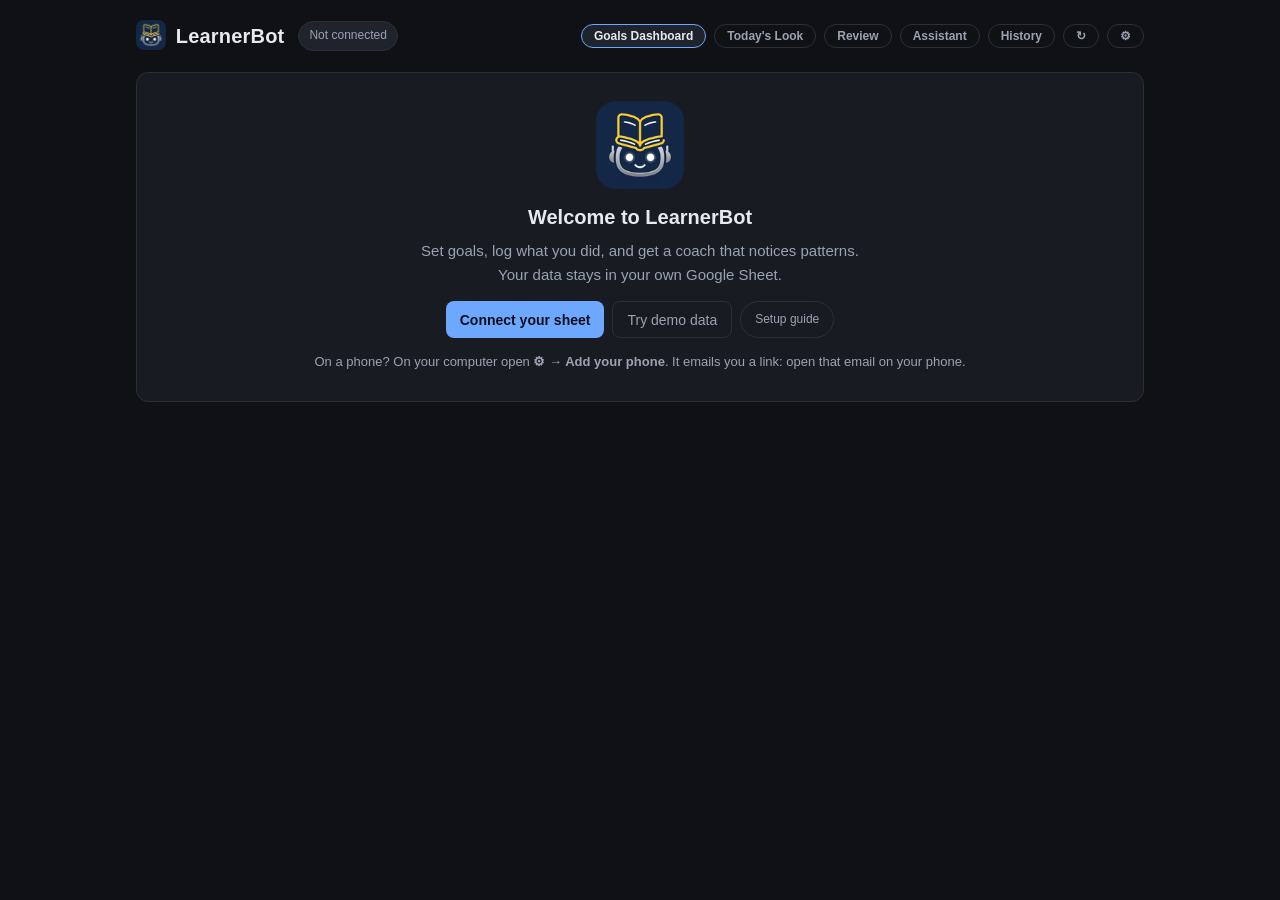
<file: index.html>
<!DOCTYPE html>
<html lang="en">
<head>
<meta charset="utf-8">
<meta name="viewport" content="width=device-width, initial-scale=1, viewport-fit=cover">
<meta name="color-scheme" content="dark">
<meta name="theme-color" content="#0f1115">
<meta name="description" content="LearnerBot: set goals, log what you did, and let an AI coach keep you on track. Your data stays in your own Google Sheet.">
<meta name="mobile-web-app-capable" content="yes">
<meta name="apple-mobile-web-app-capable" content="yes">
<meta name="apple-mobile-web-app-status-bar-style" content="black">
<meta name="apple-mobile-web-app-title" content="LearnerBot">
<meta property="og:type" content="website">
<meta property="og:title" content="LearnerBot">
<meta property="og:description" content="Set goals, log what you did, and let an AI coach keep you on track. Your data stays in your own Google Sheet.">
<meta property="og:image" content="https://optimusprimarch.github.io/learnerbot/icon-512.png">
<meta name="twitter:card" content="summary">
<link rel="manifest" href="manifest.webmanifest">
<link rel="icon" href="favicon.ico" sizes="16x16 32x32 48x48">
<link rel="icon" type="image/png" sizes="32x32" href="favicon-32.png">
<link rel="icon" type="image/png" sizes="16x16" href="favicon-16.png">
<link rel="icon" type="image/png" sizes="192x192" href="icon-192.png">
<link rel="apple-touch-icon" href="apple-touch-icon.png">
<title>LearnerBot</title>
<script src="js/look.js"></script>
<link rel="stylesheet" href="style.css">
</head>
<body>
<div class="wrap">
  <header>
    <div class="brand">
      <h1><img class="logo" src="logo-128.png" width="30" height="30" alt=""> LearnerBot</h1>
      <div class="chips">
        <span class="chip" id="statusChip" role="status">Starting…</span>
        <span class="chip demo" id="demoChip" hidden>Demo data</span>
        <span class="chip" id="streakChip" hidden></span>
        <span class="chip" id="weekChip" hidden></span>
      </div>
    </div>
    <nav class="tabs" aria-label="Views">
      <div class="views">
        <button class="nav-btn" id="navDash" data-act="view" data-view="dash">Goals Dashboard</button>
        <button class="nav-btn needs-new" id="navToday" data-act="view" data-view="today">Today's Look</button>
        <button class="nav-btn" id="navReview" data-act="view" data-view="review">Review</button>
        <button class="nav-btn" id="navAsst" data-act="view" data-view="asst">Assistant</button>
        <button class="nav-btn" id="navHist" data-act="view" data-view="history">History</button>
      </div>
      <div class="tools">
        <button class="nav-btn" data-act="refresh" title="Refresh" aria-label="Refresh">↻</button>
        <button class="nav-btn" data-act="settings" title="Settings" aria-label="Settings">⚙</button>
      </div>
    </nav>
  </header>

  <div id="notices"></div>
  <div id="mainGrid" class="grid"></div>
  <div id="todayView" class="grid" hidden></div>
  <div id="reviewView" hidden></div>
  <div id="asstView" hidden>
    <section class="card chat-card" aria-label="Chat">
      <div class="card-head"><label class="head">Talk to your goals dashboard</label>
        <button type="button" class="ghost run" data-act="newChat">New conversation</button></div>
      <div id="chatLog" aria-live="polite"></div>
      <form class="chat-form" id="chatForm">
        <input id="chatInput" type="text" placeholder="Say something…" autocomplete="off" aria-label="Message">
        <button type="submit" aria-label="Send">→</button>
      </form>
    </section>
    <div id="steerHost"></div>
  </div>
  <div id="histView" hidden></div>
</div>

<dialog id="settings">
  <div class="dlg">
    <div class="dlg-head">
      <h2>Settings</h2>
      <button type="button" class="ghost run dlg-close" data-act="closeSettings" aria-label="Close settings" autofocus>Close</button>
    </div>
    <details class="timings" id="connectBox">
      <summary>Connect your LearnerBot</summary>
      <p class="muted" style="font-size:14px">Your goals live in your own Google Sheet, and this page talks to it directly. Paste the two values from the sheet's <b>LearnerBot → Show connection info</b> menu. New here? Follow the <a href="setup.html">setup guide</a>.</p>
      <label class="head" for="cfgUrl">Web app URL</label>
      <input id="cfgUrl" type="url" placeholder="https://script.google.com/macros/s/…/exec" autocomplete="off" autocapitalize="off" spellcheck="false" data-enter="saveSettings">
      <div class="card-head" style="margin:14px 0 6px"><label class="head" for="cfgToken">Access token</label><button type="button" class="ghost run" id="tokenToggle" data-act="toggleToken">Show</button></div>
      <input id="cfgToken" type="password" autocomplete="off" autocapitalize="off" spellcheck="false" data-enter="saveSettings">
      <p id="cfgMsg" class="cfg-msg" role="alert"></p>
      <div class="row">
        <button type="button" data-act="saveSettings">Save &amp; test</button>
        <button type="button" class="ghost" data-act="useDemo">Try demo data</button>
        <button type="button" class="ghost" data-act="disconnect">Disconnect</button>
      </div>
    </details>
    <p id="versionLine" class="muted" style="font-size:13px;margin-top:12px" hidden></p>
    <details class="timings needs-new" id="voiceBox">
      <summary>Coach voice</summary>
      <p class="muted" id="voiceIntro" style="margin:6px 0 8px"></p>
      <div id="voicePresets" role="group" aria-label="Starting points"></div>
      <div id="myVoices" class="needs-new" role="group" aria-label="My voices"></div>
      <label class="head" for="voiceText" style="margin-top:12px">How should your coach sound?</label>
      <textarea id="voiceText" rows="4" maxlength="800" placeholder="Write it in your own words, like: Be blunt. Remind me when a deadline is close. A little humour is fine." spellcheck="true"></textarea>
      <div class="voice-foot"><span class="muted" id="voiceCount">0 / 800</span></div>
      <div class="voice-save needs-new">
        <input id="voiceName" type="text" maxlength="30" placeholder="Name it to keep it, e.g. Gym buddy" aria-label="Name for this voice" data-enter="saveMyVoice" autocomplete="off">
        <button type="button" class="ghost" data-act="saveMyVoice">Save to my voices</button>
      </div>
      <p id="voiceMsg" class="cfg-msg" role="status"></p>
      <div class="row">
        <button type="button" data-act="saveVoice">Save voice</button>
        <button type="button" class="ghost" data-act="clearVoice">Back to default</button>
      </div>
      <p class="muted needs-new" style="font-size:12px;margin-top:10px">Save to my voices keeps the text above in your sheet under that name, so it is there on every device. It does not change what your coach uses: pick a voice, then press Save voice.</p>
      <p class="muted" style="font-size:12px;margin-top:10px">Your words are given to the coach exactly as you write them. The voice changes how it talks, not what it knows, and it applies to the daily focus, weekly review and chat replies.</p>
    </details>
    <details class="timings" id="lookBox">
      <summary>Appearance</summary>
      <p class="muted" id="lookIntro" style="margin:6px 0 4px">Theme, accent color and font are saved in your sheet, so every device you connect looks the same. Text size stays on this device.</p>
      <div class="look-group"><label class="head" id="lookThemeLabel">Theme</label><div class="seg" id="lookTheme" role="group" aria-labelledby="lookThemeLabel"></div></div>
      <div class="look-group"><label class="head" id="lookSchemeLabel">Ready-made color schemes</label><div class="seg" id="lookScheme" role="group" aria-labelledby="lookSchemeLabel"></div></div>
      <div class="look-group" id="lookPrimaryGroup" hidden><label class="head" id="lookPrimaryLabel">Primary color (background)</label><div class="swatches" id="lookPrimary" role="group" aria-labelledby="lookPrimaryLabel"></div></div>
      <div class="look-group"><label class="head" id="lookAccentLabel">Accent color</label><div class="swatches" id="lookAccent" role="group" aria-labelledby="lookAccentLabel"></div></div>
      <div class="look-group"><label class="head" for="lookFont">Font</label><select id="lookFont"></select></div>
      <div class="look-group"><label class="head" id="lookSizeLabel">Text size (this device)</label><div class="seg" id="lookSize" role="group" aria-labelledby="lookSizeLabel"></div></div>
      <p id="lookMsg" class="cfg-msg" role="status"></p>
      <div class="row"><button type="button" class="ghost" data-act="lookReset">Back to defaults</button></div>
    </details>
    <details class="timings" id="phoneBox">
      <summary>Add your phone</summary>
      <p class="muted" id="phoneIntro" style="margin:6px 0 4px"></p>
      <div id="phoneMake">
        <div class="row"><button type="button" data-act="sendPhoneLink">Email me a connection link</button></div>
      </div>
      <p id="phoneMsg" class="cfg-msg" role="status"></p>
      <div id="phoneDevices">
        <div class="card-head" style="margin:12px 0 6px"><label class="head">Connected phones</label><button type="button" class="ghost run" data-act="loadDevices">Refresh</button></div>
        <div id="deviceList" class="muted"></div>
        <div class="row"><button type="button" class="ghost" data-act="revokeAll" id="revokeAllBtn" hidden>Disconnect all phones</button></div>
      </div>
    </details>
    <details class="timings" id="notifyBox">
      <summary>Email updates</summary>
      <p class="muted" id="notifyIntro" style="margin:6px 0 4px"></p>
      <div class="notify-row"><label><input type="checkbox" id="nDailyOn"> Daily focus</label>
        <select id="nDailyHour" aria-label="Daily focus time"></select></div>
      <div class="notify-row"><label><input type="checkbox" id="nWeeklyOn"> Weekly review</label>
        <select id="nWeeklyDay" aria-label="Weekly review day"></select>
        <select id="nWeeklyHour" aria-label="Weekly review time"></select></div>
      <div class="notify-row"><label><input type="checkbox" id="nNudgeOn"> Evening nudge if I haven't logged today</label>
        <select id="nNudgeHour" aria-label="Nudge time"></select></div>
      <p id="notifyMsg" class="cfg-msg" role="status"></p>
      <div class="row">
        <button type="button" data-act="saveNotify">Save email settings</button>
        <button type="button" class="ghost" data-act="testEmail">Send me a test email</button>
      </div>
    </details>
    <details class="timings needs-new" id="autoBox">
      <summary>Automatic refresh <span class="pill" id="autoPill" hidden></span></summary>
      <div id="autoBody"></div>
    </details>
    <details class="timings needs-new" id="housekeepBox">
      <summary>Housekeeping</summary>
      <p class="muted" style="margin:6px 0 8px">Removed things are hidden at once and deleted for good after a while, so your sheet stays light.</p>
      <label class="head" for="purgeDays">Keep removed items for</label>
      <select id="purgeDays" style="width:auto"><option value="14">14 days</option><option value="30">30 days</option></select>
      <p class="muted" style="font-size:12px;margin-top:6px">This covers removed log entries, goals and tasks. Completed goals are never deleted by this; they get a tidy-up review about every three months instead.</p>
      <p id="tidyLine" class="muted" style="margin-top:12px"></p>
      <div class="row"><button type="button" class="ghost" id="reviewNowBtn" data-act="reviewStart">Review completed goals</button></div>
      <p id="housekeepMsg" class="cfg-msg" role="status"></p>
    </details>
    <details class="timings" id="timingsBox">
      <summary>Speed and diagnostics</summary>
      <div id="timingsList" class="muted"></div>
      <button type="button" class="ghost run" data-act="copyTimings">Copy timings</button>
    </details>
  </div>
</dialog>

<dialog id="doneDlg" aria-labelledby="doneHead">
  <div class="dlg">
    <div class="dlg-head"><h2 id="doneHead">Nice work</h2></div>
    <p id="doneTask" class="done-task"></p>
    <label class="head" for="doneMins">How long did it take?</label>
    <div class="seg" id="donePresets" role="group" aria-label="Quick picks"></div>
    <select id="doneMins" style="margin-top:10px"></select>
    <p class="muted" style="font-size:13px;margin-top:8px">This is saved to your log, tagged from the goal if you linked one. You can skip the time.</p>
    <div class="row">
      <button type="button" data-act="doneSave">Save to log</button>
      <button type="button" class="ghost" data-act="doneCancel">Cancel</button>
    </div>
  </div>
</dialog>

<dialog id="lookDlg" aria-labelledby="lookHead">
  <div class="dlg">
    <div class="dlg-head"><h2 id="lookHead">Place on your day</h2></div>
    <p id="lookWhat" class="done-task"></p>
    <div id="lookPickBox">
      <label class="head" for="lookItem">What goes here?</label>
      <select id="lookItem"></select>
    </div>
    <div class="lk-fields">
      <div><label class="head" for="lookStart">Starts</label><select id="lookStart"></select></div>
      <div><label class="head" for="lookLen">Length</label><select id="lookLen"></select></div>
    </div>
    <div id="lookTagsBox">
      <label class="head" for="lookTags">Tags (optional)</label>
      <input id="lookTags" type="text" maxlength="60" list="lookTagList" autocomplete="off" placeholder="e.g. SQL, READING" data-enter="lookSave">
      <datalist id="lookTagList"></datalist>
      <div class="seg" id="lookTagChips" role="group" aria-label="Recent tags"></div>
      <p class="muted" style="font-size:12px;margin-top:6px">A focus block is for work or learning that is not already on your list or calendar. Tags let different blocks stand for different things. Blocks that cover exactly the same time merge into one.</p>
    </div>
    <p id="lookDlgMsg" class="cfg-msg" role="alert"></p>
    <div class="row">
      <button type="button" data-act="lookSave" id="lookSaveBtn">Place</button>
      <button type="button" class="ghost" data-act="lookDone" id="lookDoneBtn">Mark done</button>
      <button type="button" class="ghost" data-act="lookRemove" id="lookRemoveBtn">Take off the day</button>
      <button type="button" class="ghost" data-act="lookCancel">Cancel</button>
    </div>
  </div>
</dialog>

<div id="toasts">
  <div id="undo" role="status" hidden><span id="undoText"></span><button type="button" class="ghost run" id="undoBtn" data-act="undo">Undo</button></div>
  <div id="toast" role="status" aria-live="polite"></div>
</div>

<script src="js/mock.js"></script>
<script src="js/api.js"></script>
<script src="js/queue.js"></script>
<script src="js/voices.js"></script>
<script src="js/app.js"></script>
<script src="js/history.js"></script>
<script src="js/today.js"></script>
<script src="js/todayslook.js"></script>
</body>
</html>
</file>
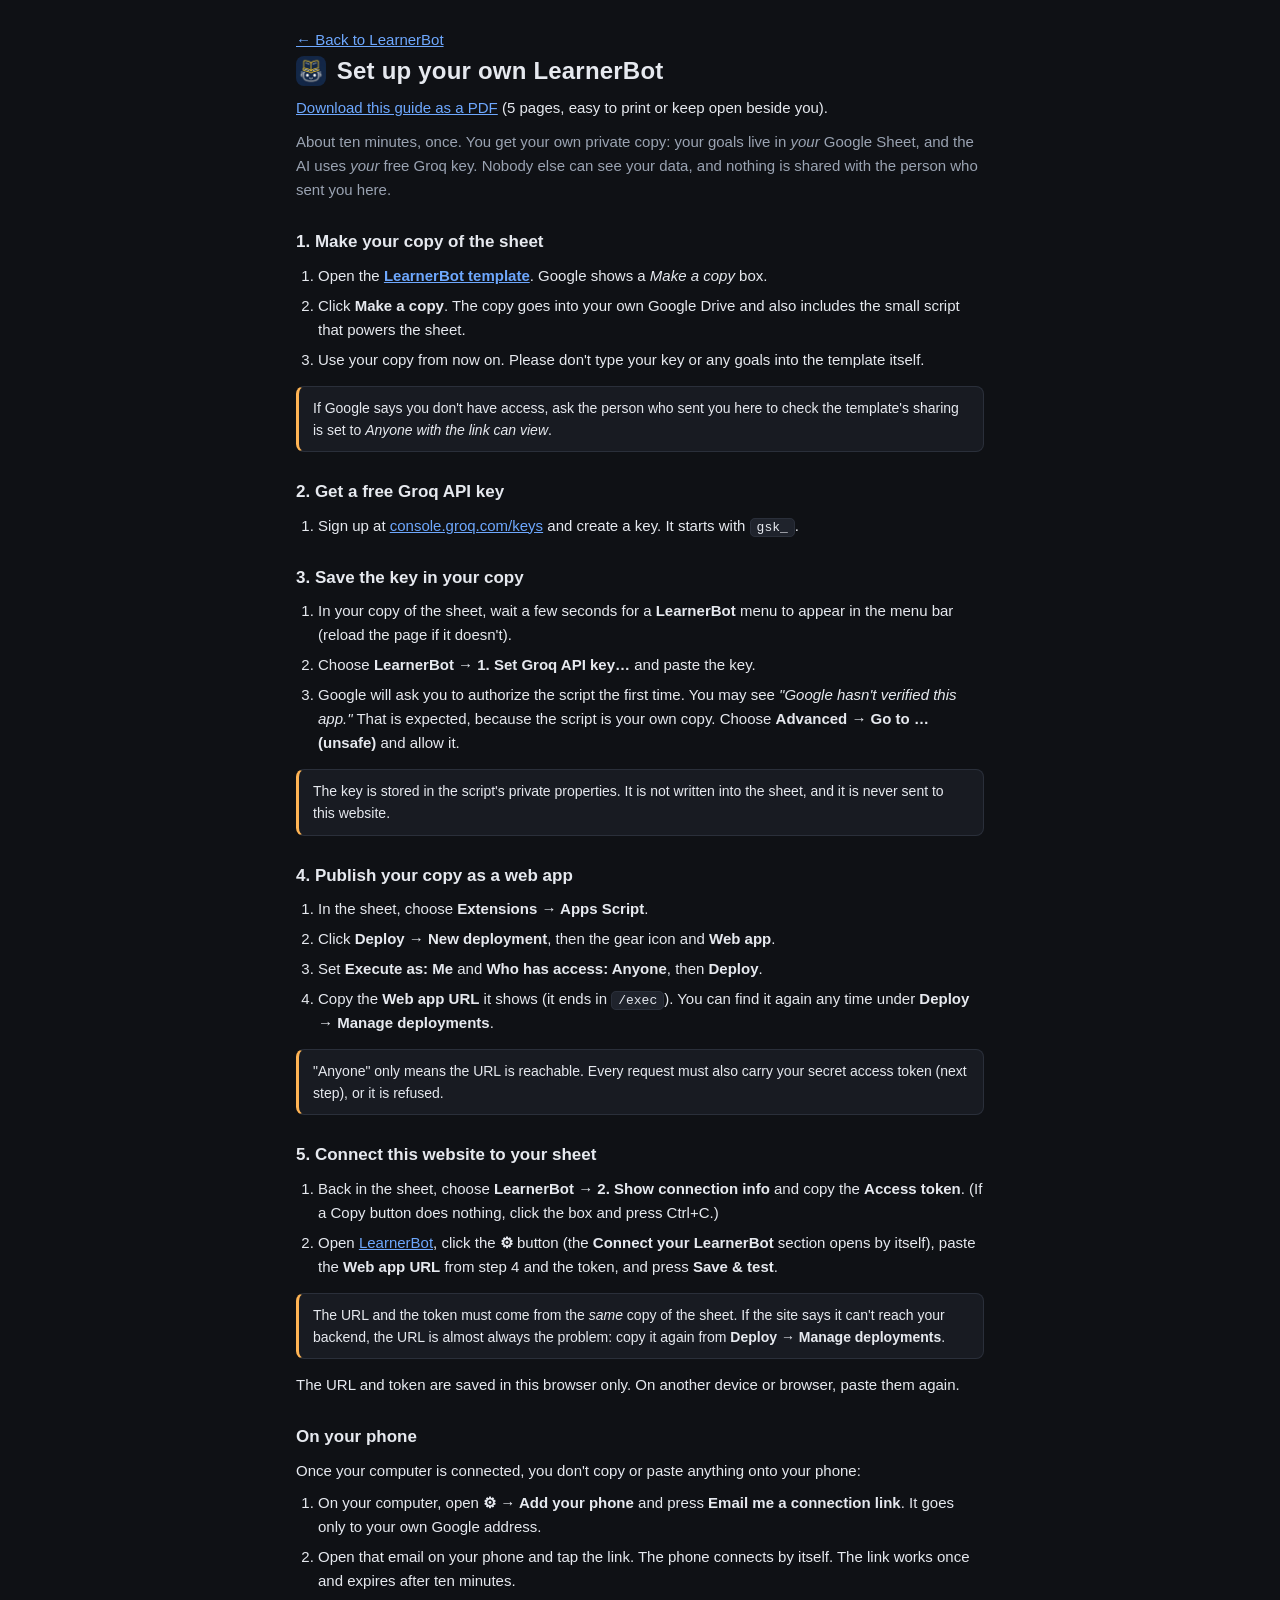
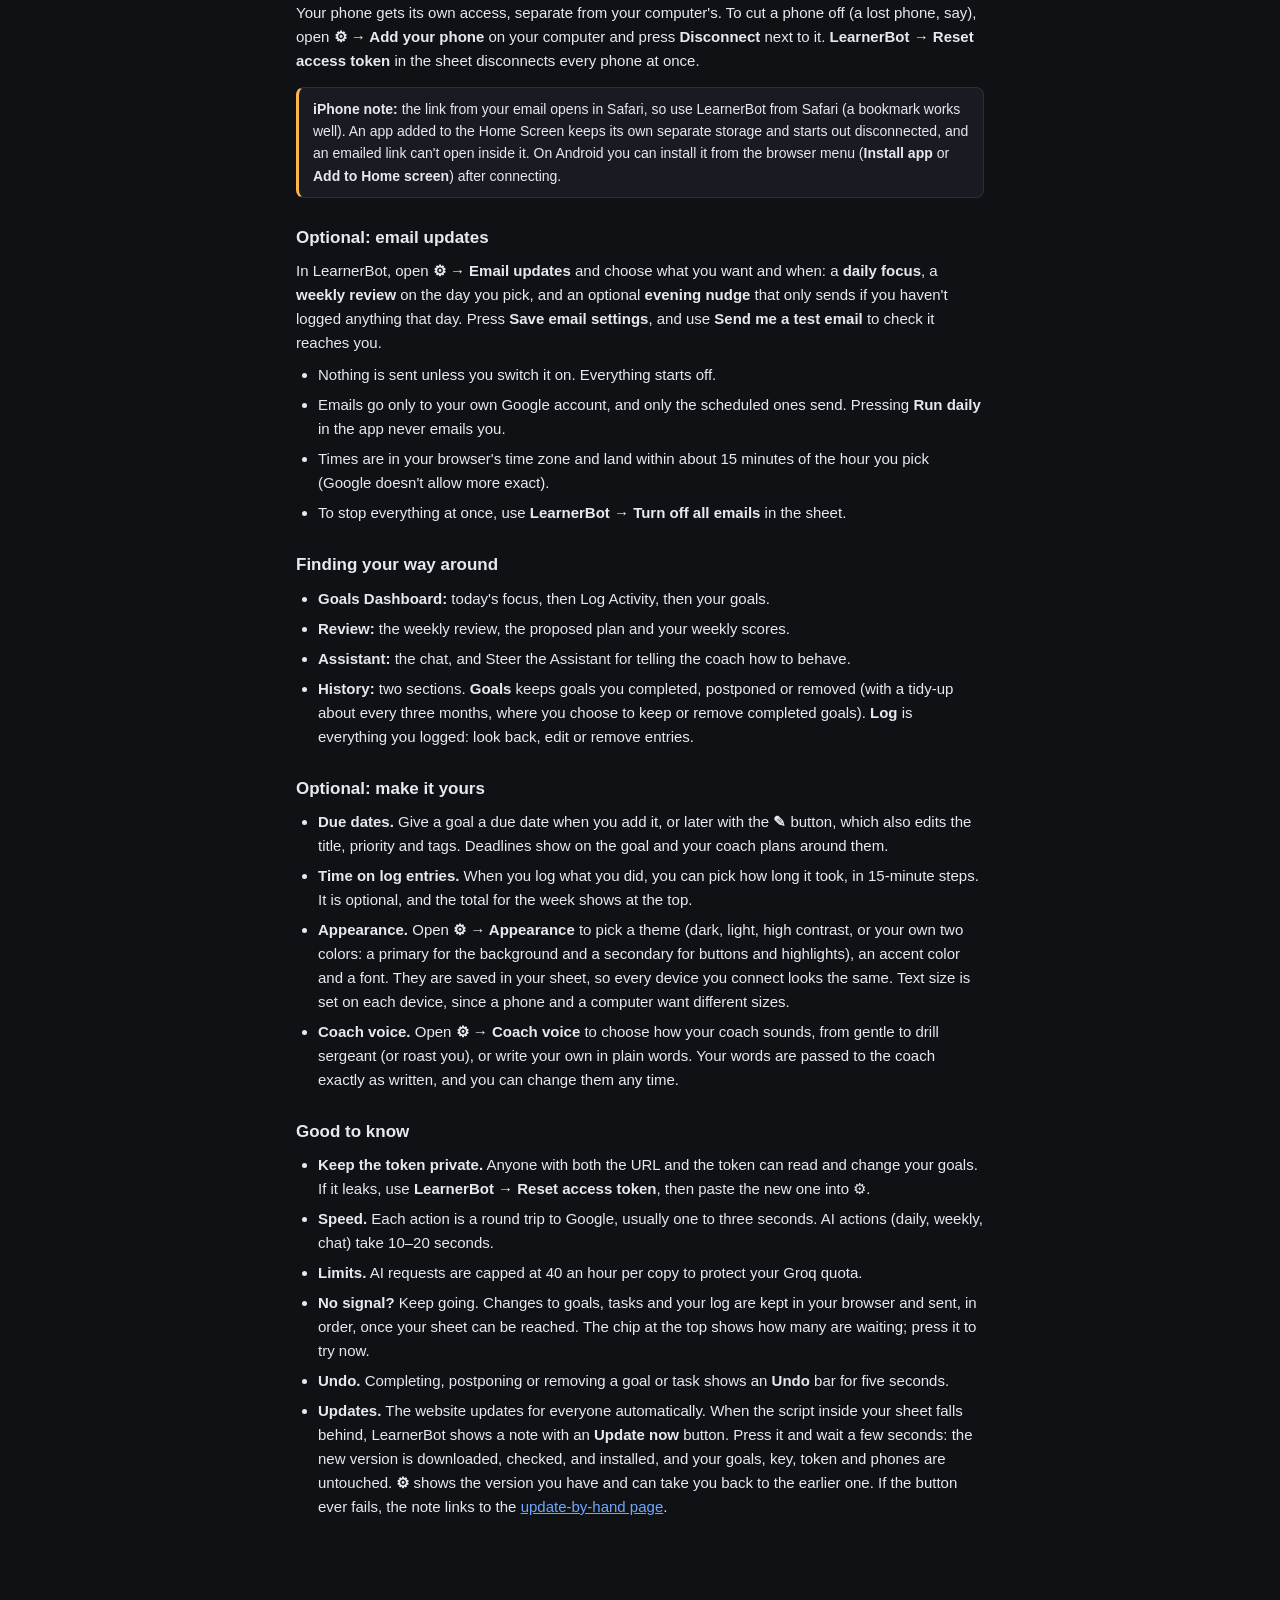
<file: setup.html>
<!DOCTYPE html>
<html lang="en">
<head>
<meta charset="utf-8">
<meta name="viewport" content="width=device-width, initial-scale=1, viewport-fit=cover">
<meta name="color-scheme" content="dark">
<meta name="theme-color" content="#0f1115">
<title>LearnerBot setup</title>
<script src="js/look.js"></script>
<link rel="icon" href="favicon.ico" sizes="16x16 32x32 48x48">
<link rel="icon" type="image/png" sizes="32x32" href="favicon-32.png">
<link rel="icon" type="image/png" sizes="16x16" href="favicon-16.png">
<link rel="icon" type="image/png" sizes="192x192" href="icon-192.png">
<link rel="apple-touch-icon" href="apple-touch-icon.png">
<link rel="stylesheet" href="style.css">
</head>
<body>
<main class="page-wrap">
  <p><a href="./">← Back to LearnerBot</a></p>
  <h1><img class="logo" src="logo-128.png" width="30" height="30" alt=""> Set up your own LearnerBot</h1>
  <p class="small" style="margin:0 0 10px"><a href="LearnerBot-Setup-Guide.pdf">Download this guide as a PDF</a> (5 pages, easy to print or keep open beside you).</p>
  <p class="muted">About ten minutes, once. You get your own private copy: your goals live in <em>your</em> Google Sheet, and the AI uses <em>your</em> free Groq key. Nobody else can see your data, and nothing is shared with the person who sent you here.</p>

  <h2>1. Make your copy of the sheet</h2>
  <ol>
    <li>Open the <a href="https://docs.google.com/spreadsheets/d/1m1vy7L19w-Dmt8s2Wd-h3tM8gdfzpk-0Dqm-E_t3DpY/copy" target="_blank" rel="noopener"><b>LearnerBot template</b></a>. Google shows a <em>Make a copy</em> box.</li>
    <li>Click <b>Make a copy</b>. The copy goes into your own Google Drive and also includes the small script that powers the sheet.</li>
    <li>Use your copy from now on. Please don't type your key or any goals into the template itself.</li>
  </ol>
  <p class="note">If Google says you don't have access, ask the person who sent you here to check the template's sharing is set to <em>Anyone with the link can view</em>.</p>

  <h2>2. Get a free Groq API key</h2>
  <ol>
    <li>Sign up at <a href="https://console.groq.com/keys" target="_blank" rel="noopener">console.groq.com/keys</a> and create a key. It starts with <code>gsk_</code>.</li>
  </ol>

  <h2>3. Save the key in your copy</h2>
  <ol>
    <li>In your copy of the sheet, wait a few seconds for a <b>LearnerBot</b> menu to appear in the menu bar (reload the page if it doesn't).</li>
    <li>Choose <b>LearnerBot → 1. Set Groq API key…</b> and paste the key.</li>
    <li>Google will ask you to authorize the script the first time. You may see <em>"Google hasn't verified this app."</em> That is expected, because the script is your own copy. Choose <b>Advanced → Go to … (unsafe)</b> and allow it.</li>
  </ol>
  <p class="note">The key is stored in the script's private properties. It is not written into the sheet, and it is never sent to this website.</p>

  <h2>4. Publish your copy as a web app</h2>
  <ol>
    <li>In the sheet, choose <b>Extensions → Apps Script</b>.</li>
    <li>Click <b>Deploy → New deployment</b>, then the gear icon and <b>Web app</b>.</li>
    <li>Set <b>Execute as: Me</b> and <b>Who has access: Anyone</b>, then <b>Deploy</b>.</li>
    <li>Copy the <b>Web app URL</b> it shows (it ends in <code>/exec</code>). You can find it again any time under <b>Deploy → Manage deployments</b>.</li>
  </ol>
  <p class="note">"Anyone" only means the URL is reachable. Every request must also carry your secret access token (next step), or it is refused.</p>

  <h2>5. Connect this website to your sheet</h2>
  <ol>
    <li>Back in the sheet, choose <b>LearnerBot → 2. Show connection info</b> and copy the <b>Access token</b>. (If a Copy button does nothing, click the box and press Ctrl+C.)</li>
    <li>Open <a href="./">LearnerBot</a>, click the <b>⚙</b> button (the <b>Connect your LearnerBot</b> section opens by itself), paste the <b>Web app URL</b> from step 4 and the token, and press <b>Save &amp; test</b>.</li>
  </ol>
  <p class="note">The URL and the token must come from the <em>same</em> copy of the sheet. If the site says it can't reach your backend, the URL is almost always the problem: copy it again from <b>Deploy → Manage deployments</b>.</p>
  <p>The URL and token are saved in this browser only. On another device or browser, paste them again.</p>

  <h2>On your phone</h2>
  <p>Once your computer is connected, you don't copy or paste anything onto your phone:</p>
  <ol>
    <li>On your computer, open <b>⚙ → Add your phone</b> and press <b>Email me a connection link</b>. It goes only to your own Google address.</li>
    <li>Open that email on your phone and tap the link. The phone connects by itself. The link works once and expires after ten minutes.</li>
  </ol>
  <p>Your phone gets its own access, separate from your computer's. To cut a phone off (a lost phone, say), open <b>⚙ → Add your phone</b> on your computer and press <b>Disconnect</b> next to it. <b>LearnerBot → Reset access token</b> in the sheet disconnects every phone at once.</p>
  <p class="note"><b>iPhone note:</b> the link from your email opens in Safari, so use LearnerBot from Safari (a bookmark works well). An app added to the Home Screen keeps its own separate storage and starts out disconnected, and an emailed link can't open inside it. On Android you can install it from the browser menu (<b>Install app</b> or <b>Add to Home screen</b>) after connecting.</p>

  <h2>Optional: email updates</h2>
  <p>In LearnerBot, open <b>⚙ → Email updates</b> and choose what you want and when: a <b>daily focus</b>, a <b>weekly review</b> on the day you pick, and an optional <b>evening nudge</b> that only sends if you haven't logged anything that day. Press <b>Save email settings</b>, and use <b>Send me a test email</b> to check it reaches you.</p>
  <ul>
    <li>Nothing is sent unless you switch it on. Everything starts off.</li>
    <li>Emails go only to your own Google account, and only the scheduled ones send. Pressing <b>Run daily</b> in the app never emails you.</li>
    <li>Times are in your browser's time zone and land within about 15 minutes of the hour you pick (Google doesn't allow more exact).</li>
    <li>To stop everything at once, use <b>LearnerBot → Turn off all emails</b> in the sheet.</li>
  </ul>

  <h2>Finding your way around</h2>
  <ul>
    <li><b>Goals Dashboard:</b> today's focus, then Log Activity, then your goals.</li>
    <li><b>Review:</b> the weekly review, the proposed plan and your weekly scores.</li>
    <li><b>Assistant:</b> the chat, and Steer the Assistant for telling the coach how to behave.</li>
    <li><b>History:</b> two sections. <b>Goals</b> keeps goals you completed, postponed or removed (with a tidy-up about every three months, where you choose to keep or remove completed goals). <b>Log</b> is everything you logged: look back, edit or remove entries.</li>
  </ul>

  <h2>Optional: make it yours</h2>
  <ul>
    <li><b>Due dates.</b> Give a goal a due date when you add it, or later with the <b>✎</b> button, which also edits the title, priority and tags. Deadlines show on the goal and your coach plans around them.</li>
    <li><b>Time on log entries.</b> When you log what you did, you can pick how long it took, in 15-minute steps. It is optional, and the total for the week shows at the top.</li>
    <li><b>Appearance.</b> Open <b>⚙ → Appearance</b> to pick a theme (dark, light, high contrast, or your own two colors: a primary for the background and a secondary for buttons and highlights), an accent color and a font. They are saved in your sheet, so every device you connect looks the same. Text size is set on each device, since a phone and a computer want different sizes.</li>
    <li><b>Coach voice.</b> Open <b>⚙ → Coach voice</b> to choose how your coach sounds, from gentle to drill sergeant (or roast you), or write your own in plain words. Your words are passed to the coach exactly as written, and you can change them any time.</li>
  </ul>

  <h2>Good to know</h2>
  <ul>
    <li><b>Keep the token private.</b> Anyone with both the URL and the token can read and change your goals. If it leaks, use <b>LearnerBot → Reset access token</b>, then paste the new one into ⚙.</li>
    <li><b>Speed.</b> Each action is a round trip to Google, usually one to three seconds. AI actions (daily, weekly, chat) take 10–20 seconds.</li>
    <li><b>Limits.</b> AI requests are capped at 40 an hour per copy to protect your Groq quota.</li>
    <li><b>No signal?</b> Keep going. Changes to goals, tasks and your log are kept in your browser and sent, in order, once your sheet can be reached. The chip at the top shows how many are waiting; press it to try now.</li>
    <li><b>Undo.</b> Completing, postponing or removing a goal or task shows an <b>Undo</b> bar for five seconds.</li>
    <li><b>Updates.</b> The website updates for everyone automatically. When the script inside your sheet falls behind, LearnerBot shows a note with an <b>Update now</b> button. Press it and wait a few seconds: the new version is downloaded, checked, and installed, and your goals, key, token and phones are untouched. <b>⚙</b> shows the version you have and can take you back to the earlier one. If the button ever fails, the note links to the <a href="update.html">update-by-hand page</a>.</li>
  </ul>
</main>
</body>
</html>
</file>
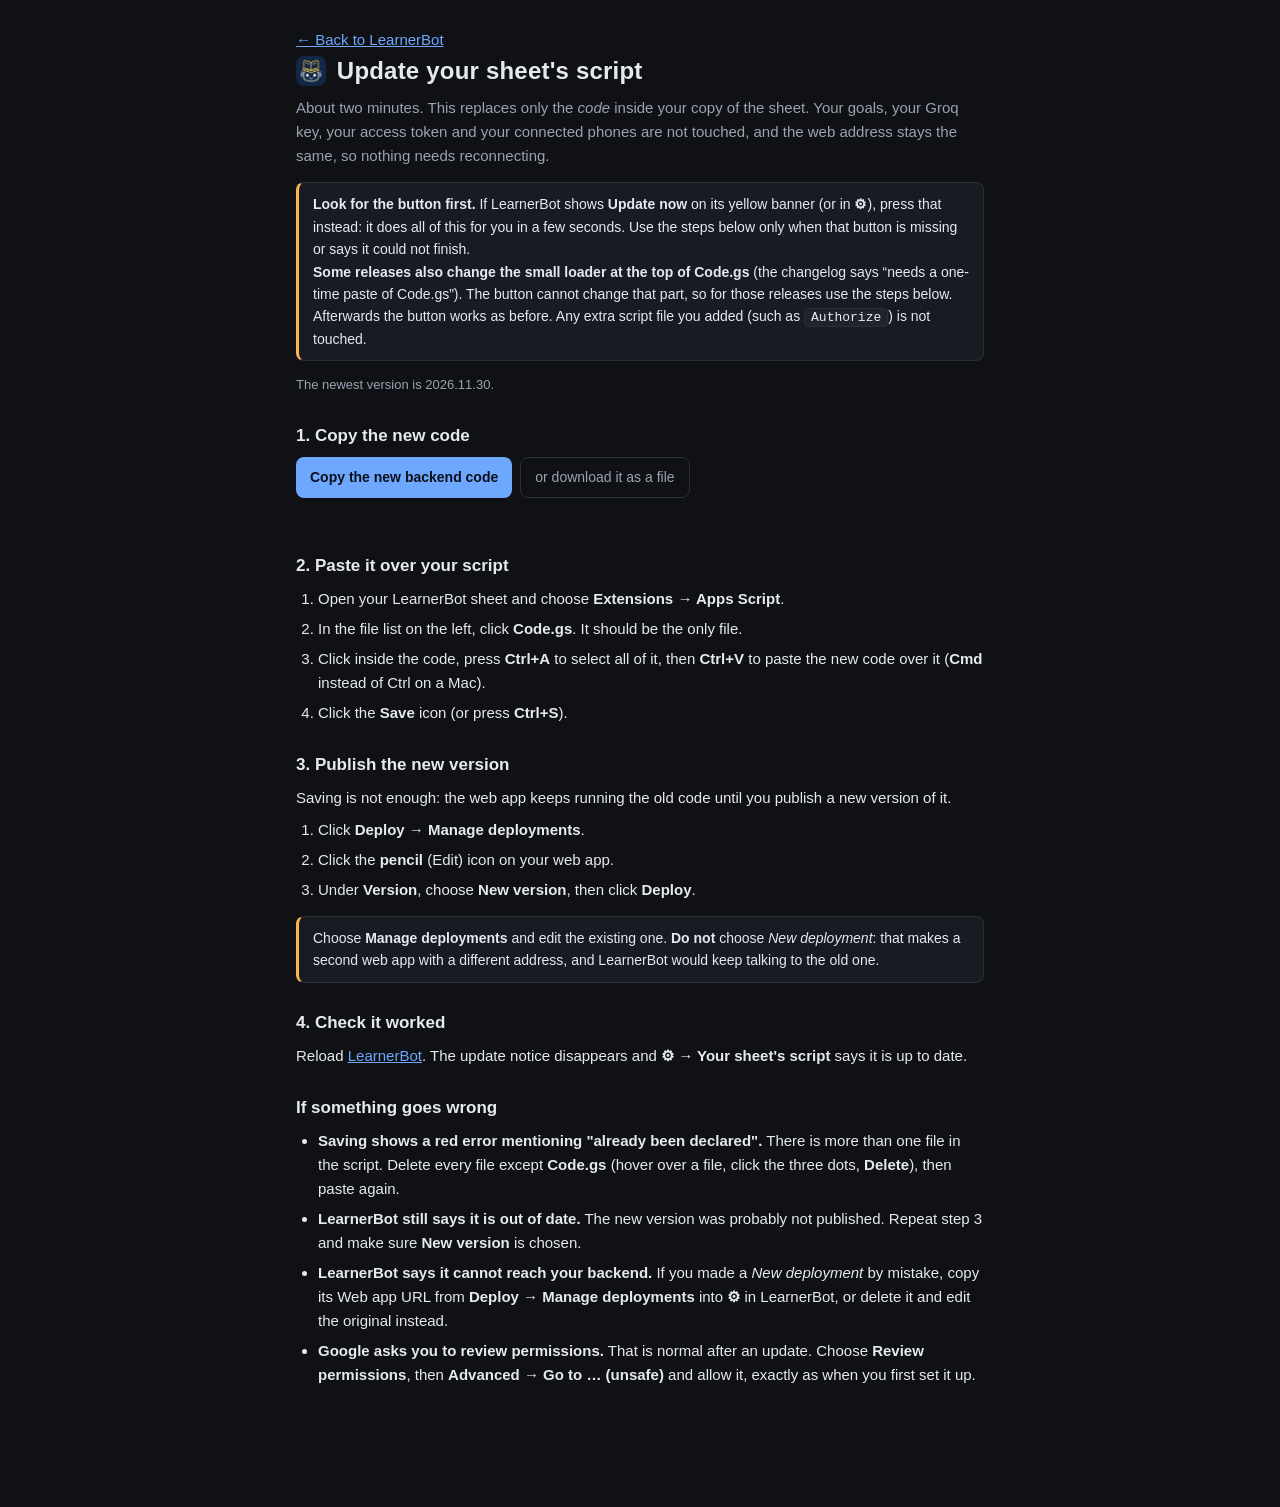
<file: update.html>
<!DOCTYPE html>
<html lang="en">
<head>
<meta charset="utf-8">
<meta name="viewport" content="width=device-width, initial-scale=1, viewport-fit=cover">
<meta name="color-scheme" content="dark">
<meta name="theme-color" content="#0f1115">
<title>Update LearnerBot</title>
<script src="js/look.js"></script>
<link rel="icon" href="favicon.ico" sizes="16x16 32x32 48x48">
<link rel="icon" type="image/png" sizes="32x32" href="favicon-32.png">
<link rel="icon" type="image/png" sizes="16x16" href="favicon-16.png">
<link rel="icon" type="image/png" sizes="192x192" href="icon-192.png">
<link rel="apple-touch-icon" href="apple-touch-icon.png">
<link rel="stylesheet" href="style.css">
</head>
<body>
<main class="page-wrap">
  <p><a href="./">← Back to LearnerBot</a></p>
  <h1><img class="logo" src="logo-128.png" width="30" height="30" alt=""> Update your sheet's script</h1>
  <p class="muted">About two minutes. This replaces only the <em>code</em> inside your copy of the sheet. Your goals, your Groq key, your access token and your connected phones are not touched, and the web address stays the same, so nothing needs reconnecting.</p>
  <div class="note"><b>Look for the button first.</b> If LearnerBot shows <b>Update now</b> on its yellow banner (or in <b>⚙</b>), press that instead: it does all of this for you in a few seconds. Use the steps below only when that button is missing or says it could not finish.<br><b>Some releases also change the small loader at the top of Code.gs</b> (the changelog says &ldquo;needs a one-time paste of Code.gs&rdquo;). The button cannot change that part, so for those releases use the steps below. Afterwards the button works as before. Any extra script file you added (such as <code>Authorize</code>) is not touched.</div>
  <p class="small muted" id="versions" style="font-size:13px"></p>

  <h2>1. Copy the new code</h2>
  <div class="row" style="margin-top:6px;flex-wrap:wrap">
    <button type="button" id="copyBtn">Copy the new backend code</button>
    <a class="btn ghost-link" href="backend-latest.gs" download="Code.gs" id="dlLink">or download it as a file</a>
  </div>
  <p id="copyMsg" class="cfg-msg" role="status"></p>
  <div id="manual" hidden>
    <p class="note">Your browser did not allow copying automatically. Click inside the box, press <b>Ctrl+A</b> then <b>Ctrl+C</b> (<b>Cmd</b> on a Mac), and carry on.</p>
    <textarea id="codeBox" rows="6" readonly spellcheck="false" style="font:12px ui-monospace,Consolas,monospace"></textarea>
  </div>

  <h2>2. Paste it over your script</h2>
  <ol>
    <li>Open your LearnerBot sheet and choose <b>Extensions → Apps Script</b>.</li>
    <li>In the file list on the left, click <b>Code.gs</b>. It should be the only file.</li>
    <li>Click inside the code, press <b>Ctrl+A</b> to select all of it, then <b>Ctrl+V</b> to paste the new code over it (<b>Cmd</b> instead of Ctrl on a Mac).</li>
    <li>Click the <b>Save</b> icon (or press <b>Ctrl+S</b>).</li>
  </ol>

  <h2>3. Publish the new version</h2>
  <p>Saving is not enough: the web app keeps running the old code until you publish a new version of it.</p>
  <ol>
    <li>Click <b>Deploy → Manage deployments</b>.</li>
    <li>Click the <b>pencil</b> (Edit) icon on your web app.</li>
    <li>Under <b>Version</b>, choose <b>New version</b>, then click <b>Deploy</b>.</li>
  </ol>
  <p class="note">Choose <b>Manage deployments</b> and edit the existing one. <b>Do not</b> choose <em>New deployment</em>: that makes a second web app with a different address, and LearnerBot would keep talking to the old one.</p>

  <h2>4. Check it worked</h2>
  <p>Reload <a href="./">LearnerBot</a>. The update notice disappears and <b>⚙ → Your sheet's script</b> says it is up to date.</p>

  <h2>If something goes wrong</h2>
  <ul>
    <li><b>Saving shows a red error mentioning "already been declared".</b> There is more than one file in the script. Delete every file except <b>Code.gs</b> (hover over a file, click the three dots, <b>Delete</b>), then paste again.</li>
    <li><b>LearnerBot still says it is out of date.</b> The new version was probably not published. Repeat step 3 and make sure <b>New version</b> is chosen.</li>
    <li><b>LearnerBot says it cannot reach your backend.</b> If you made a <em>New deployment</em> by mistake, copy its Web app URL from <b>Deploy → Manage deployments</b> into <b>⚙</b> in LearnerBot, or delete it and edit the original instead.</li>
    <li><b>Google asks you to review permissions.</b> That is normal after an update. Choose <b>Review permissions</b>, then <b>Advanced → Go to … (unsafe)</b> and allow it, exactly as when you first set it up.</li>
  </ul>
</main>
<script>
'use strict';
(function () {
  var $ = function (id) { return document.getElementById(id); };
  var code = null;

  function msg(text, kind) {
    var p = $('copyMsg');
    p.textContent = text || '';
    p.className = 'cfg-msg' + (kind ? ' ' + kind : '');
  }

  function fetchCode() {
    if (code) return Promise.resolve(code);
    return fetch('backend-latest.gs', { cache: 'no-cache' }).then(function (r) {
      if (!r.ok) throw new Error('The code could not be loaded (' + r.status + ').');
      return r.text();
    }).then(function (t) {
      if (!/function doPost\(/.test(t)) throw new Error('The downloaded file does not look like the LearnerBot code.');
      code = t;
      return t;
    });
  }

  function latestVersion(t) { var m = /const APP_VERSION = '([^']+)'/.exec(t || ''); return m ? m[1] : ''; }

  function showVersions(t) {
    var latest = latestVersion(t), mine = '';
    try { mine = localStorage.getItem('learnerbot.backendVersion') || ''; } catch (e) { /* not available */ }
    $('versions').textContent = (mine ? 'Your sheet\'s script was last seen at version ' + mine + '. ' : '') + (latest ? 'The newest version is ' + latest + '.' : '');
  }

  function copyText(t) {
    if (navigator.clipboard && navigator.clipboard.writeText) return navigator.clipboard.writeText(t);
    return Promise.reject(new Error('no clipboard'));
  }

  $('copyBtn').addEventListener('click', function () {
    msg('Loading the new code…');
    fetchCode().then(function (t) {
      showVersions(t);
      return copyText(t).then(function () {
        msg('Copied (version ' + (latestVersion(t) || '?') + ', ' + Math.round(t.length / 1024) + ' KB). Now do step 2: paste it into Code.gs.', 'good');
        $('manual').hidden = true;
      }, function () {
        $('codeBox').value = t;
        $('manual').hidden = false;
        $('codeBox').focus();
        $('codeBox').select();
        msg('Could not copy automatically. Use the box below.', 'err');
      });
    }).catch(function (e) { msg(e.message + ' You can also use the download link.', 'err'); });
  });

  fetchCode().then(showVersions).catch(function () { /* the button reports the problem if it is clicked */ });
}());
</script>
</body>
</html>
</file>
<file: style.css>
/* These are the dark theme, used until js/look.js sets the saved look (and if it cannot run). A test keeps them
   identical to Look.THEMES.dark. */
:root {
  --bg:#0f1115; --panel:#181b22; --panel2:#1f232c; --border:#2a2f3a;
  --text:#e6e9ef; --muted:#9aa3b2; --accent:#6ea8fe; --on-accent:#0b0f1a; --green:#7ee787;
  --warn:#ffb454; --red:#ff6b6b; --r:12px;
  --focus-from:#1b2330; --focus-border:#2d3a52; --red-line:#662222; --warn-line:#665533; --ok-line:#22cc44;
  --post-line:#44484f; --busy-line:#2d3a52; --err-fg:#ffb3b3; --backdrop:rgba(5,7,10,.7);
  --tag-bg-l:12%; --tag-fg-l:65%; --tag-bd-l:28%;
  --font:-apple-system,"Segoe UI",Roboto,"Helvetica Neue",Arial,sans-serif; --fs:1;
  color-scheme:dark;
}
*{box-sizing:border-box;margin:0;padding:0}
body{background:var(--bg);color:var(--text);font-family:var(--font);font-size:calc(15px*var(--fs));line-height:1.6;padding:0 0 80px}
.wrap{max-width:1040px;margin:0 auto;padding:20px 16px}
header{display:flex;flex-wrap:wrap;gap:10px;align-items:center;justify-content:space-between;margin-bottom:20px}
h1{font-size:calc(20px*var(--fs));letter-spacing:.2px}.dot{color:var(--accent)}
.logo{vertical-align:-7px;margin-right:4px;border-radius:8px}
.logo-lg{display:block;margin:0 auto 12px;border-radius:20px}
.chips{display:flex;gap:8px;flex-wrap:wrap;align-items:center}
.chip{font-size:calc(12px*var(--fs));padding:4px 10px;border-radius:999px;background:var(--panel2);border:1px solid var(--border);color:var(--muted);cursor:default}
.chip.ok{color:var(--green);border-color:var(--ok-line)}
.nav-btn{font-size:calc(12px*var(--fs));padding:4px 12px;border-radius:999px;background:transparent;border:1px solid var(--border);color:var(--muted);cursor:pointer}
.nav-btn:hover,.nav-btn.active{background:var(--panel2);color:var(--text);border-color:var(--accent)}
.grid{display:grid;grid-template-columns:minmax(0,1fr) minmax(0,1fr);gap:14px}
@media(max-width:680px){.grid{grid-template-columns:minmax(0,1fr)}}
.card{background:var(--panel);border:1px solid var(--border);border-radius:var(--r);padding:16px}
.card.wide{grid-column:1/-1}
/* Log Activity and the goals each span the page, like Today's Focus above them: the log has its text on the left and the small fields beside it, and a goal is added from one line. */
.log-form{display:grid;grid-template-columns:minmax(0,1fr) minmax(220px,320px);gap:10px;align-items:stretch}
.log-form textarea{min-height:84px;height:100%}
.log-side{display:flex;flex-direction:column;gap:8px}
.log-side .row{margin-top:0}
.log-side .row select{flex:1 1 auto;width:auto;min-width:0}
.add-goal{display:flex;flex-wrap:wrap;gap:8px;align-items:center}
.add-goal input[type="text"]{width:auto;min-width:0}
.add-goal .g-title{flex:3 1 260px}
.add-goal select{width:auto;flex:0 0 auto}
.add-goal .g-tags{flex:2 1 180px}
.add-goal .due-field{flex:0 1 210px}
@media(min-width:681px){.goals-card .goal-title{max-width:560px}}
@media(max-width:680px){
  .log-form{grid-template-columns:minmax(0,1fr)}
  .log-form textarea{height:auto}
  .add-goal .g-title{flex-basis:100%}
  .add-goal .due-field{flex:1 1 180px}
}
.card.focus{background:linear-gradient(160deg,var(--focus-from),var(--panel));border-color:var(--focus-border)}
label.head{display:block;font-size:calc(12px*var(--fs));text-transform:uppercase;letter-spacing:.08em;color:var(--muted);margin-bottom:10px}
h3{font-size:calc(17px*var(--fs));margin-bottom:8px}
ul.plain{list-style:none}
ul.plain li{padding:6px 0;border-bottom:1px solid var(--border)}
ul.plain li:last-child{border-bottom:0}
.goal-row{display:flex;align-items:flex-start;justify-content:space-between;gap:8px;padding:2px 0}
.goal-left{display:flex;flex-wrap:wrap;align-items:center;gap:6px;min-width:0;flex:1}
.goal-title{overflow:hidden;text-overflow:ellipsis;white-space:nowrap;max-width:260px;font-variant:small-caps}
.pill{font-size:calc(11px*var(--fs));padding:2px 7px;border-radius:999px;border:1px solid var(--border);white-space:nowrap;flex-shrink:0}
.pill.high{color:var(--red);border-color:var(--red-line)}
.pill.medium{color:var(--warn);border-color:var(--warn-line)}
.pill.low{color:var(--muted)}
.pill.postponed{color:var(--muted);border-color:var(--post-line);font-style:italic}
.pill.completed{color:var(--green);border-color:var(--ok-line)}
.pill.archived{color:var(--red);border-color:var(--red-line);opacity:.6}
.tag{display:inline-block;font-size:calc(10px*var(--fs));padding:1px 6px;border-radius:4px;font-weight:600;letter-spacing:.04em;white-space:nowrap;flex-shrink:0;
  background:hsl(var(--h,0),45%,var(--tag-bg-l));color:hsl(var(--h,0),70%,var(--tag-fg-l));border:1px solid hsl(var(--h,0),40%,var(--tag-bd-l))}
.tags{display:flex;flex-wrap:wrap;gap:3px}
.actions{display:flex;gap:4px;flex-shrink:0;margin-top:2px}
.wins li::before{content:"✔ ";color:var(--green)}
.misses li::before{content:"▲ ";color:var(--warn)}
.sugg li::before{content:"→ ";color:var(--accent)}
.plain li{color:var(--text);font-size:calc(14px*var(--fs))}
input,textarea,select{background:var(--panel2);border:1px solid var(--border);color:var(--text);border-radius:8px;padding:8px 10px;font:inherit;width:100%}
input::placeholder,textarea::placeholder{color:var(--muted)}
textarea{resize:vertical;min-height:52px}
.row{display:flex;gap:8px;margin-top:8px}
button{background:var(--accent);color:var(--on-accent);border:0;border-radius:8px;padding:8px 14px;font-family:inherit;font-weight:600;font-size:calc(14px*var(--fs));cursor:pointer;white-space:nowrap}
button.ghost{background:transparent;color:var(--muted);border:1px solid var(--border);font-weight:500}
button.ghost:hover{color:var(--text);border-color:var(--accent)}
button.icon{padding:4px 7px;font-size:calc(12px*var(--fs))}
button.run{font-size:calc(13px*var(--fs));padding:6px 12px}
.muted{color:var(--muted)}
.empty{color:var(--muted);font-style:italic;font-size:calc(14px*var(--fs))}
.bars{display:flex;align-items:flex-end;gap:5px;height:52px;margin-top:8px}
.bar{flex:1;background:var(--accent);border-radius:3px 3px 0 0;min-height:4px;opacity:.8;cursor:default;position:relative}
.bar span{position:absolute;bottom:-18px;left:0;right:0;text-align:center;font-size:calc(10px*var(--fs));color:var(--muted)}
.ts{font-size:calc(11px*var(--fs));color:var(--muted);margin-top:8px}

/* tasks & subgoals */
details.tasks,details.subgoals{margin-top:6px;margin-left:4px}
details.tasks > summary,details.subgoals > summary{font-size:calc(12px*var(--fs));color:var(--muted);cursor:pointer;user-select:none;list-style:none;display:flex;align-items:center;gap:5px}
details.tasks > summary::before,details.subgoals > summary::before{content:"▸";font-size:calc(10px*var(--fs));transition:transform .15s}
details.tasks[open] > summary::before,details.subgoals[open] > summary::before{content:"▾"}
details.tasks > summary::-webkit-details-marker,details.subgoals > summary::-webkit-details-marker{display:none}
.task-list{margin:6px 0 4px 10px}
.task-list li{font-size:calc(13px*var(--fs));color:var(--text);display:flex;align-items:center;justify-content:space-between;gap:6px;padding:3px 0;border-bottom:1px solid var(--border)}
.task-list li:last-child{border:0}
.task-done{color:var(--muted);text-decoration:line-through}
.task-add{display:flex;gap:6px;margin:6px 0 0 10px}
.task-add input{font-size:calc(13px*var(--fs));padding:5px 8px}
.task-add button{padding:5px 10px;font-size:calc(13px*var(--fs))}
.progress-bar{height:3px;background:var(--border);border-radius:2px;margin:4px 0 2px}
.progress-fill{height:3px;background:var(--accent);border-radius:2px;transition:width .3s}
.child-form{display:flex;flex-wrap:wrap;gap:5px;margin:6px 0 0 14px;padding:6px 8px;background:var(--panel2);border:1px solid var(--border);border-radius:8px}
.child-form input,.child-form select{font-size:calc(12px*var(--fs));padding:4px 7px}
.child-form button{padding:4px 10px;font-size:calc(12px*var(--fs))}
.goal-indent{border-left:2px solid var(--border);margin-left:8px;padding-left:8px}

/* history view */
.hist-section{margin-bottom:20px}
.hist-section label.head{margin-bottom:8px}
.hist-row{display:flex;align-items:center;gap:8px;padding:8px 0;border-bottom:1px solid var(--border)}
.hist-row:last-child{border:0}
.hist-meta{font-size:calc(12px*var(--fs));color:var(--muted);margin-left:auto;white-space:nowrap}
.hist-title{flex:1;min-width:0;font-variant:small-caps}

/* chat dock */
.msg{padding:7px 10px;border-radius:9px;max-width:88%;white-space:pre-wrap;font-size:calc(14px*var(--fs));line-height:1.45}
.msg.you{background:var(--accent);color:var(--on-accent);align-self:flex-end}
.msg.bot{background:var(--panel2);border:1px solid var(--border);align-self:flex-start}
.chat-form{display:flex;gap:6px;padding:8px;border-top:1px solid var(--border)}
.chat-form input{flex:1}
.spinner{display:inline-block;width:14px;height:14px;border:2px solid var(--border);border-top-color:var(--accent);border-radius:50%;animation:spin .7s linear infinite;vertical-align:middle}
@keyframes spin{to{transform:rotate(360deg)}}

/* ---- additions for the static site ---- */
[hidden]{display:none!important}
a{color:var(--accent)}
.chip.busy{color:var(--accent);border-color:var(--busy-line)}
.chip.err{color:var(--red);border-color:var(--red-line)}
.chip.demo{color:var(--warn);border-color:var(--warn-line)}
.chip.wait{color:var(--warn);border-color:var(--warn-line);cursor:pointer}
.chip.wait:hover,.chip.wait:focus-visible{background:var(--panel)}
.chip .spinner{width:10px;height:10px;margin-right:6px;vertical-align:-1px}
button:disabled{opacity:.5;cursor:default}
button:focus-visible,input:focus-visible,textarea:focus-visible,select:focus-visible,summary:focus-visible{outline:2px solid var(--accent);outline-offset:2px}
.page-wrap{max-width:720px;margin:0 auto;padding:28px 16px 80px}
.page-wrap h1{font-size:calc(24px*var(--fs));margin-bottom:6px}
.page-wrap h2{font-size:calc(17px*var(--fs));margin:26px 0 8px}
.page-wrap ol,.page-wrap ul{margin:8px 0 8px 22px}
.page-wrap li{margin:6px 0}
.page-wrap code,.kbd{background:var(--panel2);border:1px solid var(--border);border-radius:5px;padding:1px 6px;font:calc(13px*var(--fs)) ui-monospace,Consolas,monospace}
.note{background:var(--panel);border:1px solid var(--border);border-left:3px solid var(--warn);border-radius:8px;padding:10px 14px;margin:14px 0;font-size:calc(14px*var(--fs))}

/* connect card + settings dialog */
.connect{text-align:center;padding:28px 18px}
.connect h3{font-size:calc(20px*var(--fs));margin-bottom:6px}
.connect .row{justify-content:center;flex-wrap:wrap;margin-top:14px}
dialog{background:var(--panel);color:var(--text);border:1px solid var(--border);border-radius:var(--r);padding:0;width:min(520px,calc(100vw - 32px))}
dialog::backdrop{background:var(--backdrop)}
.dlg{padding:0 20px 20px}
/* The title bar stays put while the settings scroll, so Close is always in the top-right corner. */
.dlg-head{position:sticky;top:0;z-index:3;display:flex;align-items:center;justify-content:space-between;gap:12px;
  margin:0 -20px 10px;padding:14px 20px 12px;background:var(--panel);border-bottom:1px solid var(--border);border-radius:var(--r) var(--r) 0 0}
.dlg-close{flex:0 0 auto}
.dlg h2{font-size:calc(18px*var(--fs));margin:0}
.dlg label.head{margin-top:14px;margin-bottom:6px}
.dlg .row{flex-wrap:wrap;margin-top:16px}
.cfg-msg{min-height:1.4em;margin-top:10px;font-size:calc(13px*var(--fs));color:var(--muted)}
.cfg-msg.err{color:var(--red)}
.cfg-msg.good{color:var(--green)}

li.pending{opacity:.6}
.device-row{display:flex;justify-content:space-between;align-items:center;gap:10px;padding:8px 0;border-bottom:1px solid var(--border)}
.device-row:last-child{border-bottom:0}
.device-name{color:var(--text);font-size:calc(14px*var(--fs))}
.device-meta{font-size:calc(12px*var(--fs));color:var(--muted)}
.notify-row{display:flex;align-items:center;gap:8px;flex-wrap:wrap;margin:10px 0}
.notify-row label{flex:1 1 230px;display:flex;align-items:center;gap:8px;cursor:pointer;font-size:calc(14px*var(--fs))}
.notify-row input[type="checkbox"]{width:18px;height:18px;flex:0 0 auto;accent-color:var(--accent)}
.notify-row select{width:auto;max-width:100%}
details.timings{margin-top:16px;border-top:1px solid var(--border);padding-top:10px;font-size:calc(13px*var(--fs))}
details.timings > summary{cursor:pointer;color:var(--muted);padding:6px 0}
details.timings #timingsList{margin:6px 0 10px;line-height:1.7}

/* toast + undo bar: one fixed stack, so the two never sit on top of each other */
#toasts{position:fixed;left:50%;bottom:calc(24px + env(safe-area-inset-bottom));transform:translateX(-50%);display:flex;flex-direction:column;align-items:center;gap:8px;width:max-content;max-width:min(560px,calc(100vw - 32px));z-index:200;pointer-events:none}
#toast{display:none;background:var(--panel2);border:1px solid var(--border);color:var(--text);padding:10px 16px;border-radius:10px;font-size:calc(14px*var(--fs));max-width:100%}
#toast.show{display:block;animation:pop .2s ease-out}
#toast.error{border-color:var(--red-line);color:var(--err-fg)}
#undo{pointer-events:auto;display:flex;align-items:center;gap:12px;background:var(--panel2);border:1px solid var(--border);border-radius:10px;padding:6px 8px 6px 16px;font-size:calc(14px*var(--fs));max-width:100%;animation:pop .2s ease-out}
#undo span{min-width:0;overflow-wrap:anywhere}
@keyframes pop{from{transform:translateY(10px)}to{transform:none}}
@media(prefers-reduced-motion:reduce){*{animation-duration:.01ms!important;transition-duration:.01ms!important}}

/* notices above the dashboard */
#notices:empty{display:none}
.notice{background:var(--panel);border:1px solid var(--border);border-left:3px solid var(--accent);border-radius:10px;padding:10px 14px;margin-bottom:12px;font-size:calc(14px*var(--fs))}
.notice.warn{border-left-color:var(--warn)}
.notice .muted{font-size:calc(13px*var(--fs));margin-top:2px}
.notice-actions{display:flex;flex-wrap:wrap;gap:8px;margin-top:8px}
a.btn{display:inline-block;background:var(--accent);color:var(--on-accent);border-radius:8px;padding:8px 14px;font-family:inherit;font-weight:600;font-size:calc(14px*var(--fs));text-decoration:none;white-space:nowrap}
a.btn:hover{filter:brightness(1.1)}
a.btn.ghost-link{background:transparent;color:var(--muted);border:1px solid var(--border);font-weight:500}
a.btn.ghost-link:hover{color:var(--text);border-color:var(--accent);filter:none}

/* deadlines, editing, time, voice */
.due{font-size:calc(11px*var(--fs));padding:1px 8px;border-radius:999px;border:1px solid var(--border);color:var(--muted);white-space:nowrap;flex-shrink:0}
.due.soon{color:var(--warn);border-color:var(--warn-line)}
.due.over{color:var(--red);border-color:var(--red-line)}
.due-field{display:flex;align-items:center;gap:8px;flex:1 1 180px;font-size:calc(13px*var(--fs));color:var(--muted)}
.due-field input[type="date"]{flex:1;min-width:0}
.edit-form{display:flex;flex-direction:column;gap:2px;padding:8px;background:var(--panel2);border:1px solid var(--border);border-radius:8px;margin:2px 0}
.edit-form .row{margin-top:6px;flex-wrap:wrap}
.edit-form .row input{flex:1 1 140px;width:auto;min-width:0}
.presets{display:flex;flex-wrap:wrap;gap:6px}
.vlabel{display:block;font-size:calc(11px*var(--fs));text-transform:uppercase;letter-spacing:.08em;color:var(--muted);margin:10px 0 4px}
.voice-foot{display:flex;justify-content:flex-end;font-size:calc(12px*var(--fs));margin-top:4px}
.voice-save{display:flex;flex-wrap:wrap;gap:8px;align-items:center;margin-top:8px}
.voice-save input{flex:1 1 180px;width:auto;min-width:0}
.myv{display:inline-flex}
.myv > button:first-child{border-top-right-radius:0;border-bottom-right-radius:0}
.myv > button + button{border-top-left-radius:0;border-bottom-left-radius:0;border-left:0}
#voiceText{min-height:96px}
body.legacy .needs-new{display:none!important}

/* ---- header, card headers ---- */
html{-webkit-text-size-adjust:100%}
button{touch-action:manipulation}
body{padding-bottom:calc(32px + env(safe-area-inset-bottom))}
.brand{display:flex;flex-wrap:wrap;align-items:center;gap:10px 14px;min-width:0}
.tabs{display:flex;gap:8px;align-items:center;flex-wrap:wrap}
.views,.tools{display:flex;gap:8px;flex-wrap:wrap}
.card-head{display:flex;align-items:center;justify-content:space-between;gap:8px;margin-bottom:10px}
.card-head label.head{margin:0}

/* ---- phones and touch screens: bigger tap targets, no iOS zoom-on-focus ---- */
@media(max-width:680px),(pointer:coarse){
  input,textarea,select,.task-add input,.child-form input,.child-form select{font-size:16px}
  button{min-height:40px}
  button.icon{min-width:40px;font-size:calc(15px*var(--fs));padding:6px 10px}
  button.run{min-height:36px}
  .nav-btn{min-height:40px;padding:6px 14px;font-size:calc(13px*var(--fs))}
  details.tasks > summary,details.subgoals > summary{padding:9px 0;font-size:calc(13px*var(--fs))}
  .task-list li{min-height:40px;padding:6px 0}
  .tag[role="button"]{padding:7px 11px;font-size:calc(11px*var(--fs))}
  .notify-row label{min-height:40px}
  .task-add button,.child-form button{min-width:40px}
}

@media(max-width:680px){
  .wrap{padding:14px 12px}
  header{gap:12px;margin-bottom:14px}
  /* Row 1: the title and chips with refresh and settings at the right. Row 2: the four tabs across the full width. */
  header{align-items:flex-start}
  .tabs{display:contents}
  .brand{flex:1 1 0;width:auto}
  .tools{order:1}
  .views{order:2;flex:1 1 100%}
  .views .nav-btn{flex:1 1 auto;text-align:center;padding:6px 8px}
  .grid{gap:12px}
  .card{padding:14px}

  /* goals: title gets its own full-width line, actions sit underneath */
  .goal-row{flex-wrap:wrap}
  .goal-row:has(> .actions) .goal-left{flex:1 1 100%}
  /* Row 1: priority + title (the title gets the whole rest of the line and wraps at word breaks).
     Row 2: tags on their own line. Then the action buttons. */
  .goal-title{white-space:normal;max-width:none;flex:1 1 0;min-width:0;overflow:visible;text-overflow:clip;overflow-wrap:break-word;word-break:normal;line-height:1.35}
  .goal-left{align-items:flex-start}
  .goal-left .pill{margin-top:2px}
  .goal-left .tags{flex:1 1 100%;order:3}
  .goal-row .actions{width:100%;justify-content:flex-end;margin-top:2px}
  /* History: priority + title, then tags, then "added …" and the reactivate button. */
  .hist-row{flex-wrap:wrap;align-items:flex-start;row-gap:6px}
  .hist-title{flex:1 1 0;overflow-wrap:break-word;line-height:1.35}
  .hist-row .pill{margin-top:2px}
  .hist-row .tags{flex:1 1 100%;order:3}
  .hist-meta{order:4;margin-left:0;flex:1 1 auto;align-self:center}
  .hist-row > button{order:5}

  .row{flex-wrap:wrap}
  .row input{flex:1 1 140px;width:auto;min-width:0}
  .child-form{margin-left:0}
  .task-add{margin-left:0}

  /* chat becomes a full-width bottom sheet */
  .msg{max-width:92%;font-size:calc(15px*var(--fs))}
  .dlg{padding:16px}
  .dlg .row button{flex:1 1 40%}
  .dlg{padding:0 16px 16px}
  .dlg-head{margin:0 -16px 10px;padding:12px 16px 10px}
  .dlg-head .dlg-close{flex:0 0 auto}
}

/* ---- Look: theme, accent, font, size ---- */
.look-group{margin-top:12px}
.look-group > label.head{margin:0 0 6px}
.seg{display:flex;flex-wrap:wrap;gap:6px}
.seg button[aria-pressed="true"]{background:var(--accent);color:var(--on-accent);border-color:var(--accent);font-weight:600}
.swatches{display:flex;flex-wrap:wrap;gap:8px;align-items:center}
.swatch{width:32px;height:32px;min-height:0;padding:0;border-radius:50%;border:2px solid var(--border);background:var(--sw,var(--accent))}
.swatch[aria-pressed="true"]{border-color:var(--text);box-shadow:0 0 0 2px var(--bg),0 0 0 4px var(--text)}
.swatch.auto{background:conic-gradient(var(--accent),var(--green),var(--warn),var(--red),var(--accent))}
.swatches input[type="color"]{width:44px;height:32px;padding:0;border-radius:8px;cursor:pointer}
#lookFont{max-width:100%}
.scheme{display:inline-flex;align-items:center;gap:8px}
.dots{display:inline-flex}
.dots i{width:14px;height:14px;border-radius:50%;border:1px solid var(--border);display:inline-block}
.dots i + i{margin-left:-5px}
@media(max-width:680px),(pointer:coarse){.swatch{width:40px;height:40px}.swatches input[type="color"]{width:52px;height:40px}}

/* ---- Review and Assistant tabs ---- */
#reviewView{display:grid;grid-template-columns:minmax(0,1fr) minmax(0,1fr);gap:14px}
#asstView{display:grid;grid-template-columns:minmax(0,3fr) minmax(0,2fr);gap:14px;align-items:start}
@media(max-width:680px){#reviewView,#asstView{grid-template-columns:minmax(0,1fr);gap:12px}}
#chatLog{height:min(58vh,520px);overflow-y:auto;padding:4px 2px 8px;display:flex;flex-direction:column;gap:7px}
.chat-card .chat-form{border-top:1px solid var(--border);padding:10px 0 0;margin-top:8px}
.bars{margin-bottom:22px}

/* ---- History: sections, the log, the tidy-up; the plan editor ---- */
.hist-tabs{margin-bottom:14px}
.log-day{margin-top:14px}
.log-day-head{display:flex;justify-content:space-between;gap:8px;font-size:calc(12px*var(--fs));text-transform:uppercase;letter-spacing:.08em;color:var(--muted);padding-bottom:6px;border-bottom:1px solid var(--border)}
.log-day-head .muted{text-transform:none;letter-spacing:0}
.log-row{display:flex;justify-content:space-between;align-items:flex-start;gap:8px;padding:8px 0;border-bottom:1px solid var(--border)}
.log-row:last-child{border-bottom:0}
.log-main{min-width:0;flex:1}
.log-text{white-space:pre-wrap;overflow-wrap:anywhere}
.log-main .tags{margin-top:4px}
.log-row.edit-form{display:flex;flex-direction:column;align-items:stretch;margin:6px 0}
.rv-row{display:flex;justify-content:space-between;align-items:flex-start;gap:10px;padding:10px 0;border-bottom:1px solid var(--border)}
.rv-row:last-of-type{border-bottom:0}
.rv-main{min-width:0;flex:1}
.rv-title{overflow-wrap:anywhere}
.rv-pick{flex:0 0 auto}
.seg button[aria-pressed="true"]{background:var(--accent);color:var(--on-accent);border-color:var(--accent);font-weight:600}
.plan-edit .pe-goal{margin-bottom:10px}
.plan-edit .pe-goal > input{margin-bottom:0}
.plan-edit .row{flex-wrap:wrap}
.plan-edit .row input{flex:1 1 120px;width:auto;min-width:0}
@media(max-width:680px){.rv-row{flex-direction:column}.rv-pick{width:100%}.rv-pick button{flex:1}}

/* ---- Today tab (js/today.js). Only theme variables are used, so every theme and the Custom colours apply. ---- */
.sr-only{position:absolute;width:1px;height:1px;margin:-1px;padding:0;overflow:hidden;clip:rect(0,0,0,0);white-space:nowrap;border:0}
.wide-notice{grid-column:1/-1;margin-bottom:0}
.t-head h3{margin-bottom:6px}
.t-bar{height:8px;border-radius:4px;margin:8px 0 2px}
.t-bar .progress-fill{height:8px;border-radius:4px}
.t-sec details>summary{cursor:pointer;font-size:calc(12px*var(--fs));text-transform:uppercase;letter-spacing:.08em;color:var(--muted);padding:2px 0}
.t-sec details[open]>summary{margin-bottom:8px}
.t-list{list-style:none}
.t-row{display:grid;grid-template-columns:auto minmax(0,1fr) auto;gap:4px 12px;align-items:start;padding:10px 0;border-bottom:1px solid var(--border)}
.t-row:last-child{border-bottom:0}
.t-main{min-width:0}
.t-title{font-weight:600;overflow-wrap:anywhere}
.t-meta{display:flex;flex-wrap:wrap;gap:6px;margin-top:4px}
.t-note{font-size:calc(13px*var(--fs));margin-top:2px;overflow-wrap:anywhere}
.t-goal{margin-top:8px;max-width:420px}
.t-goal select{font-size:calc(13px*var(--fs));padding:5px 8px}
.t-side{display:flex;align-items:center;min-height:32px}
.t-done{font-size:calc(13px*var(--fs));white-space:nowrap}
.t-row.is-done .t-title{text-decoration:line-through;color:var(--muted);font-weight:500}
.t-row.is-skipped .t-title{color:var(--muted);font-style:italic;font-weight:500}
/* The check box is a real button (role=checkbox): keyboard, screen reader and touch all work, and the state is not shown by colour alone (a tick mark too). */
button.t-check{width:32px;height:32px;min-height:32px;padding:0;border-radius:8px;background:transparent;color:var(--on-accent);border:2px solid var(--muted);display:inline-flex;align-items:center;justify-content:center;font-size:calc(18px*var(--fs));line-height:1;margin-top:1px}
button.t-check:hover:not(:disabled){border-color:var(--accent)}
button.t-check.on{background:var(--accent);border-color:var(--accent)}
button.t-check:disabled{opacity:.4;cursor:default}
.done-task{font-weight:600;margin:4px 0 2px;overflow-wrap:anywhere}
#donePresets button{padding:6px 12px}
#doneMins{width:100%}
@media(max-width:680px),(pointer:coarse){
  button.t-check{width:40px;height:40px;min-height:40px}
  .t-goal select{font-size:16px;padding:8px 10px;min-height:40px}
  #donePresets button{min-height:40px;flex:1 1 28%}
}
@media(max-width:680px){
  #todayView{grid-template-columns:minmax(0,1fr);gap:12px}
  .t-row{grid-template-columns:auto minmax(0,1fr)}
  .t-side{grid-column:2;min-height:0;margin-top:2px}
}
#doneDlg{margin:auto}   /* the page-wide margin reset would otherwise pin a dialog to the top-left corner */
/* Five tabs now: tighter on a phone so they stay on one row (they still wrap if text size is set large). */
@media(max-width:680px){
  .views{gap:6px}
  .views .nav-btn{padding:6px 4px;font-size:calc(12px*var(--fs));min-width:0}
}

/* Your day: booked windows (tagged with their calendar) and open focus windows in time order. Labels are words, not colour alone. */
.t-day-list{list-style:none}
.t-day-row{display:grid;grid-template-columns:minmax(9.5em,max-content) minmax(0,1fr);gap:4px 14px;align-items:center;padding:7px 0;border-bottom:1px solid var(--border)}
.t-day-row:last-child{border-bottom:0}
.t-time{font-variant-numeric:tabular-nums;white-space:nowrap}
@media(max-width:680px){.t-day-row{grid-template-columns:minmax(0,1fr);gap:2px}}

/* Team objectives on The Workday: a one-line summary while minimized. */
.t-obj-sum{margin-top:2px}
.t-sec .card-head{margin-bottom:6px}
@media(max-width:680px),(pointer:coarse){.t-sec .card-head button{min-height:40px;min-width:64px}}

/* Google Tasks on The Workday: a link for the task, links it points at, and the setup help. Links are underlined (not colour alone). */
.t-title a,.t-links a{color:var(--accent);text-decoration:underline;text-underline-offset:3px;overflow-wrap:anywhere}
.t-title a:hover,.t-links a:hover{text-decoration-thickness:2px}
a.t-link:focus-visible{outline:2px solid var(--accent);outline-offset:2px;border-radius:3px}
.t-links{display:flex;flex-wrap:wrap;gap:4px 14px;margin-top:4px;font-size:calc(13px*var(--fs))}
.pill.gtask{color:var(--accent);border-color:var(--accent)}
.t-gt-sum{margin:0 0 6px;font-size:calc(13px*var(--fs))}
.t-help{margin-bottom:8px}
.t-help>summary{cursor:pointer;font-weight:600;padding:2px 0}
.t-steps{margin:8px 0 8px 22px}
.t-steps li{margin:4px 0}
.t-row.is-closed .t-title{color:var(--muted);font-weight:500}
@media(max-width:680px),(pointer:coarse){.t-links a{display:inline-block;padding:6px 0}}
/* Longer tab names (Goals Dashboard, The Workday): on a phone the five tabs sit in an even grid with readable text instead of squeezing. */
@media(max-width:680px){
  .views{display:grid;grid-template-columns:repeat(3,minmax(0,1fr));gap:6px}
  .views .nav-btn{padding:6px 4px;font-size:calc(13px*var(--fs));line-height:1.2;white-space:normal;text-align:center;min-height:40px}
}

/* ---- The to-do card on the dashboard, and the coach's assessment ---- */
.t-sec > details > summary{cursor:pointer;font-weight:600}
.t-sub{margin-top:12px}
.t-sub > summary{cursor:pointer;color:var(--muted);font-size:calc(14px*var(--fs))}
.assess{margin:6px 0 10px;font-size:calc(15px*var(--fs))}

/* ---- Today's Look ---- */
.lk-legend{display:flex;flex-wrap:wrap;gap:6px 16px;align-items:center;font-size:calc(12px*var(--fs));margin:4px 0 10px}
.lk-key{display:inline-block;width:12px;height:12px;border-radius:3px;margin-right:6px;vertical-align:-2px;border:1px solid var(--border)}
.lk-key.bk{background:var(--panel2);border-left:3px solid var(--busy-line)}
.lk-key.mine{background:var(--focus-from);border:1px dashed var(--accent)}
.lk-cal{position:relative;margin:6px 0 0;padding-left:46px;--lane:calc(100% - 46px)}
.lk-hr{position:absolute;left:0;right:0;border-top:1px solid var(--border);height:0}
.lk-hr span{position:absolute;left:0;top:-9px;width:40px;font-size:calc(11px*var(--fs));color:var(--muted);background:var(--panel)}
.lk-lane{position:absolute;top:0;bottom:0}
.lk-booked{left:46px;width:calc(var(--lane) * .38)}
.lk-mine{left:calc(46px + var(--lane) * .4);right:0}
.lk-booked-blk{position:absolute;left:0;right:0;padding:2px 8px;background:var(--panel2);border:1px solid var(--border);border-left:3px solid var(--busy-line);border-radius:6px;font-size:calc(12px*var(--fs));overflow:hidden;line-height:1.3}
.lk-booked-blk span{color:var(--muted)}
.lk-booked-blk small{display:block;color:var(--muted);font-size:calc(11px*var(--fs))}
.lk-slot{position:absolute;left:0;right:0;border:1px dashed transparent;background:transparent;color:var(--muted);border-radius:6px;cursor:pointer;padding:0;font-size:calc(14px*var(--fs));opacity:.0}
.lk-slot:hover,.lk-slot:focus-visible{border-color:var(--accent);background:var(--focus-from);opacity:1;color:var(--accent)}
@media(hover:none){.lk-slot{opacity:.35;border-color:var(--border)}}
.lk-blk{position:absolute;left:0;right:0;text-align:left;padding:2px 8px;border-radius:6px;border:1px solid var(--focus-border);background:var(--focus-from);color:var(--text);cursor:pointer;overflow:hidden;line-height:1.3;font-size:calc(12px*var(--fs))}
.lk-blk b{display:block;font-weight:600;white-space:nowrap;overflow:hidden;text-overflow:ellipsis}
.lk-blk small{display:block;color:var(--muted);font-size:calc(11px*var(--fs))}
.lk-blk.k-focus{border-style:dashed;border-color:var(--accent)}
.lk-blk.k-action{border-left:3px solid var(--green)}
.lk-blk.k-todo{border-left:3px solid var(--accent);background:var(--panel2)}
.lk-blk.is-done{opacity:.6}
.lk-blk.is-done b{text-decoration:line-through}
.lk-blk:hover,.lk-blk:focus-visible{border-color:var(--accent)}
.lk-now{position:absolute;left:36px;right:0;border-top:2px solid var(--red);height:0;pointer-events:none;z-index:2}
.lk-sub{margin:14px 0 6px;font-size:calc(14px*var(--fs));color:var(--muted);font-weight:600}
.lk-list{list-style:none}
.lk-item{display:flex;gap:10px;align-items:center;justify-content:space-between;padding:8px 0;border-bottom:1px solid var(--border)}
.lk-item:last-child{border-bottom:0}
.lk-main{flex:1 1 auto;min-width:0}
.lk-pick{flex:0 0 auto;width:auto;max-width:48%}
.lk-focusrow .lk-main input{margin-top:6px;max-width:340px}
.t-obj-top{display:flex;gap:8px;align-items:center;justify-content:space-between}
.t-star{padding:2px 8px;font-size:calc(16px*var(--fs));line-height:1.2}
.t-star.on{color:var(--warn);border-color:var(--warn-line)}
.lk-fields{display:flex;flex-wrap:wrap;gap:12px}
.lk-fields > div{flex:1 1 140px}
@media(max-width:560px){
  .lk-item{flex-wrap:wrap}
  .lk-pick{max-width:100%;width:100%}
  .lk-tip{flex-basis:100%}
}
</file>
